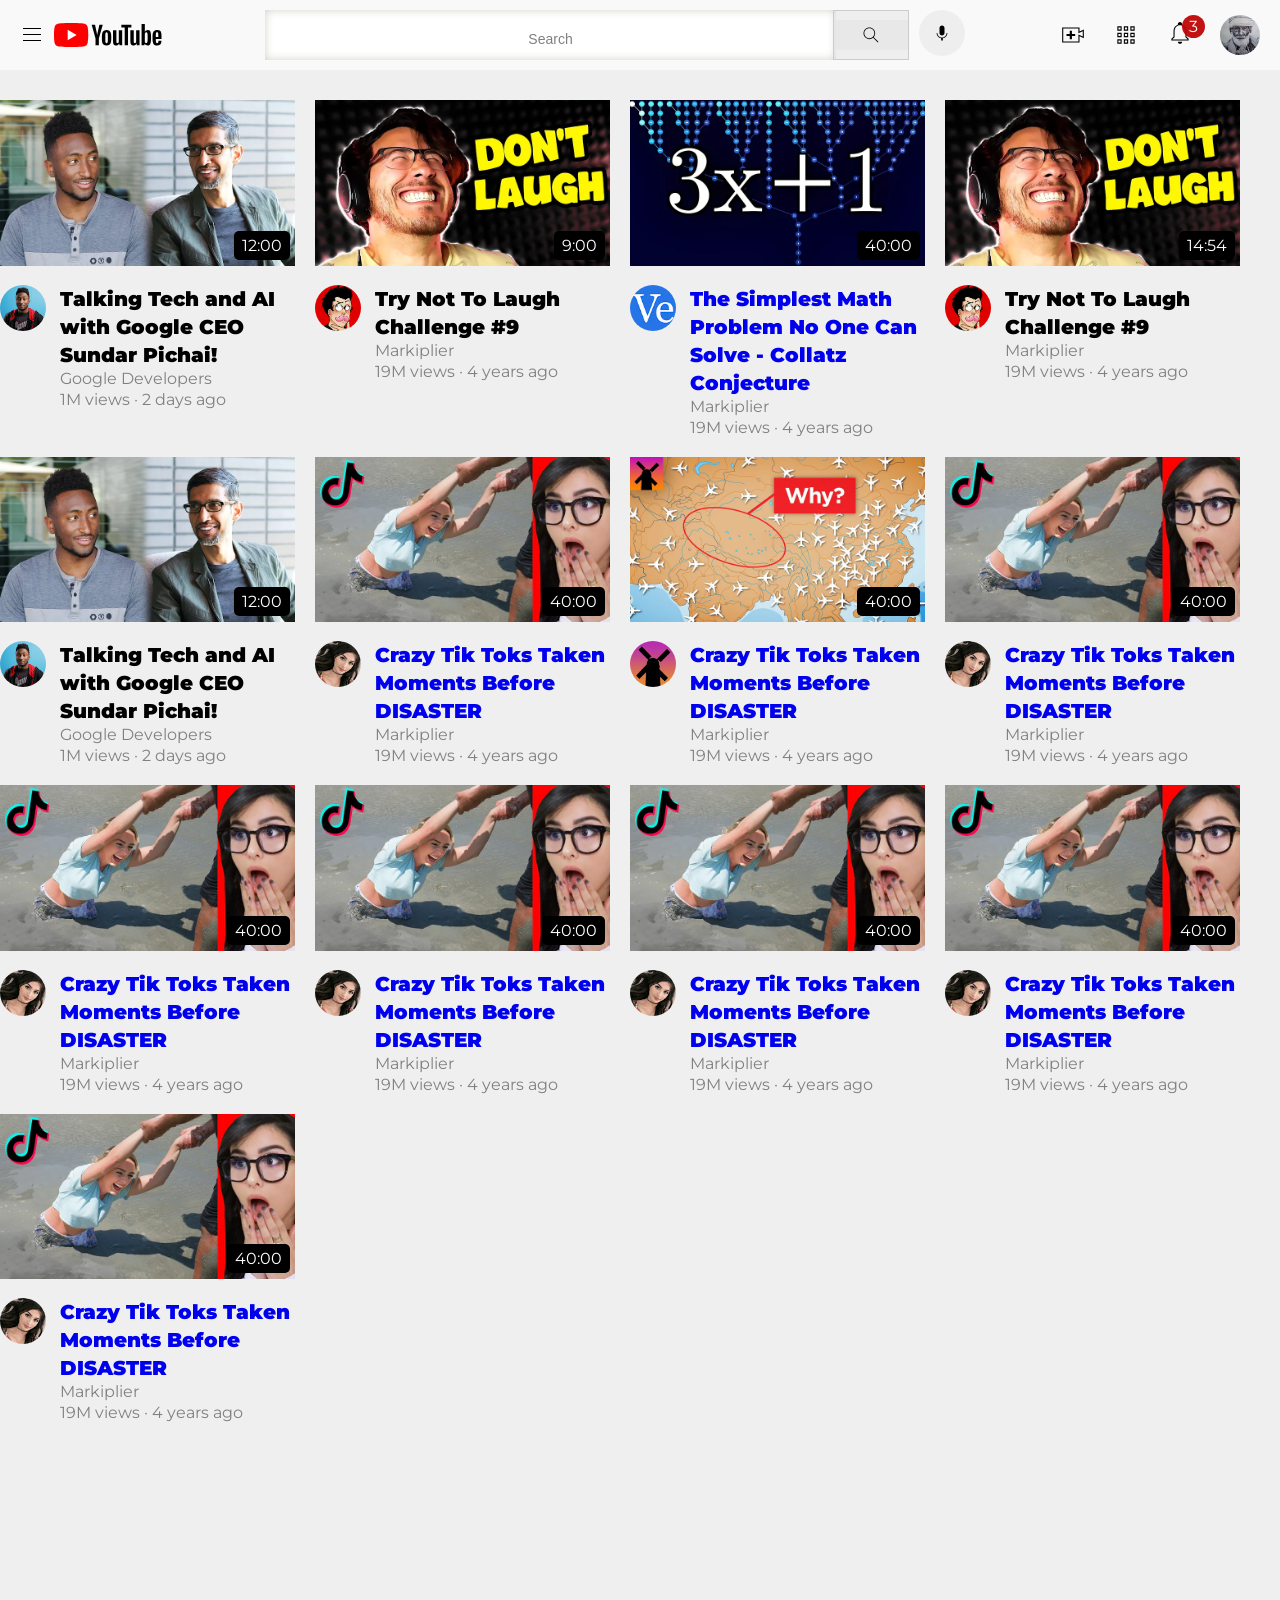
<file: index.html>
<!DOCTYPE html>
<html lang="am">
<head>
    <meta charset="UTF-8">
    <meta name="viewport" content="width= , initial-scale=1.0">
    <link rel="preconnect" href="https://fonts.googleapis.com">
<link rel="preconnect" href="https://fonts.gstatic.com" crossorigin>
<link href="https://fonts.googleapis.com/css2?family=Cinzel:wght@400..900&family=Montserrat:ital,wght@0,100..900;1,100..900&family=Roboto:ital,wght@0,100..900;1,100..900&family=Shadows+Into+Light&display=swap" rel="stylesheet">
    <title>youtube</title>
    <style>
        body{
            margin: 0;
            padding: 0;
            font-family: "Shadows Into Light", cursive;
            font-family: 'Roboto';
            font-family: "Cinzel", serif;
            font-family: "Montserrat", sans-serif;
            
             /* font-weight: 400; */
             font-style: normal;
            background-color: rgb(239, 239, 239);
            /* margin-top: 70px; */
            padding-top: 100px;
            margin-left: 0px;
            height: 1000vh;
            padding-right: 40px;
            
        }
        body.sidebar-open{
            margin-left: 150px;
        }
        p{
            margin-top: 0px;
            margin-bottom: 0px;
            /* font-family: 'Times New Roman', Times, serif; */
        }



        .thumbnail{
            width: 100%;
            /* height: 200px; */
            object-fit: cover;
            object-position: center;
            /* border-radius: 10px; */
            /* box-shadow: 5px 5px 15px grey; */
            /* display: block; */
            cursor: pointer;
        }
        /* #search-bar{
            padding: 10px;
            width: 500px;
            border: none;
            border-radius: 50px;
            outline: none;
            transition: all 0.5s;
            box-shadow: 0 0 10px rgb(209, 209, 202);
            margin-top: 20px;
            margin-left: 20px;
            display: block;
        } */
        #search-bar:focus{
            border-color: green;
            box-shadow: inset 0 0 10px lightgreen;
        }
        .video-title{
            font-size: 20px;
            font-weight: 900;
            line-height: 28px;
            cursor: pointer;


            
        }
        .video-author{
            color: gray;
            /* margin-top: 8px; */
        }
        .video-status{
            color: gray;
            margin-top: 2px;
        }
        .video-preview{     
        }
        .channel-picture{
           


        }
        .profile-Picture{
            width: 46px;
            border-radius: 30px;
            cursor: pointer;
        }
        .video-info{
            color: black;
           
            
        }

        .thumbnail-row{
            margin-bottom: 15px;
            position: relative;
        }

        a{
            text-decoration: none;
        }
        .video-info-grid{
            display: grid;
            grid-template-columns: 50px auto;
            column-gap: 10px;
            /* background-color: bisque; */
        }
        
        .video-grid{
            display: grid;
            grid-template-columns: 1fr 1fr 1fr;
            gap: 20px;
        }
       @media (max-width:750px)
       {
        .video-grid{
          display: grid;
            grid-template-columns: 1fr 1fr;
        }

       }
  
        @media (min-width:751px) and (max-width:999px)
       {
        .video-grid{
          display: grid;
            grid-template-columns: 1fr 1fr 1fr;
        }

       }
       

        @media (min-width:1000px)
       {
        .video-grid{
          display: grid;
            grid-template-columns: 1fr 1fr 1fr 1fr;
        }

       }
        .header{
            /* border: 2px solid black; */
            display: flex;
            justify-content: space-between;
            flex-direction: row;
            height: 70px;
            /* margin-bottom: 60px; */
             position: fixed;  
            background-color: #f9f9f9;
            top: 0;
            left: 0;
            right: 0;
            border-bottom-width: 3px;
            border-bottom-style: solid;
            border-bottom-color: rgb(240, 240, 240);
            z-index: 100;
        }
        .right-side, .left-side, .center-side{
            padding: 10px 20px;
           
        }
        .center-side{
            display: flex;
            flex: 1;
            max-width: 700px;   
           
        }

        

        .left-side{
            width: 150px;
            display: flex;
            align-items: center;
        }
      .left-side  img{
            height: 24px;
            margin-right: 10px;
            cursor: pointer;
        
 
        }
        .center-side input{
            flex: 1;
            padding: 5px 10px;
            border: none;
            font-size: 25px;
            height: 40px;
            width: 0px;
            
            outline: none;
            transition: all 0.5s;
            box-shadow:inset 0 0 10px rgb(209, 209, 202);
        }
        .center-side input::placeholder{
            font-size: 14px;
            color: gray;
            text-align: center;

        }
        
        .center-side button {
            height: 30px; 
            padding: 2px 5px;
            width: 74px;
            border: none;
            background-color: rgba(229, 229, 229, 0.523);
             display: flex;
            align-items: center;
            justify-content: center;
            cursor: pointer; 
        }

       .center-side .voice-search-icon{
            height: 44px;
            padding: 1px 1px; 
            /* padding-right: 12px;  */
            width: 44px;
            border: none;
            margin-left: 10px;
            background-color:rgba(229, 229, 229, 0.523);
            border-radius: 44px;
            display: flex;
            align-items: center;
            justify-content: center;
            cursor: pointer;
            /* border-radius: 10px; */

        }

        .center-side img{
            height: 20px;
            opacity: 1;
            /* margin-left: 10px; */

        }    
        .right-side{
            width: 200px;
            display: flex;
            justify-content: space-between;
            align-items: center;
            flex-shrink: 0;
        }
        .center-side :nth-child(2){
            border: 1px solid rgb(204, 204, 204);
           background-color:   rgba(229, 229, 229, 0.523);
            cursor: pointer;
            margin-left: -3px;
        
        } 
        .right-side img{
            width: 26px;
            cursor: pointer;

        }
        .right-side .profile-pic-icon{
            width: 40px;
            border-radius: 20px;
        }
        /* #side-bar-style */
        .sidebar{
            position: fixed;
            left: 0;
            top: 70px;
              bottom: 0;
            width: 120px;
            /* background-color: rgb(240, 240, 240); */
            z-index: 100;
            font-weight: 400;
            display: none;
         }
         .sidebar.show{
            display: block;
         }
         .video-time{
            position: absolute;
            background-color: black;
            color: white;
            right: 0;
            bottom: 10px;
            right: 5px;
            padding: 5px 8px;
            border-radius: 5px;


         }
         .notification-container{
            position: relative;
         }
         .notification-count{
            position: absolute;
            background-color: rgba(190, 2, 2, 0.934);
            color: #f9f9f9;
            border-radius: 30px;
            top: -5px;
            right: -12px;
            padding: 2px 7px;

         }
         .side-bar-link{
            /* font-family: 'Times New Roman', Times, serif; */
            font-size: 12px;
            height: 110px;
            display: flex;
            flex-direction: column;
            justify-content: center;
            align-items: center;


         }
         .side-bar-link p{
            white-space: nowrap;
         }
         .side-bar-link:hover{
            cursor: pointer;
            
            background-color: rgba(206, 206, 206, 0.381);



         }
         .side-bar-link img{
            width: 30px;
         }

         .search-icon,
         .voice-search-icon,
         .Create-icon{
            position: relative;
            display: flex;
            justify-content: center;
            align-items: center;
            
         }
      .search-icon .tool-tip, 
      .voice-search-icon .tool-tip,
      .Create-icon .tool-tip{
            position: absolute;
            padding: 5px 13px;
            color: rgb(21, 19, 19);
            font-size: 20px;
            background-color: rgba(221, 221, 221, 0.904);
            top: 50px;
            opacity: 0;
            transition: opacity 1s;
            border: none;
            white-space: nowrap;
            pointer-events: none;
         }
         .search-icon:hover .tool-tip,
         .voice-search-icon:hover .tool-tip,
         .Create-icon:hover .tool-tip{
            opacity: 1;
         }
    </style>
</head>
<body>
    <div class="header">
        <div class="left-side">
            <img id="hamburger-menu" src="images/download.svg" alt="">
            <img src="images/youtube-logo.svg" alt="">

        </div>
         <div class="center-side">
            <input type="text" name="" id="search-bar" placeholder="Search">
            
            <div class="search-icon">
                 <button >
                <img src="images/search.svg" alt="">

            </button>
            <div class="tool-tip">search</div>
            </div>

            <div class="voice-search-icon">
                
                <img src="images/voice-search-icon.svg" alt="">
          
            <div class="tool-tip">search with your voice</div>
            </div>
            
        </div>
        <div class="right-side">
             <div class="Create-icon">
                <img src="images/upload.svg" alt="">
          
            <div class="tool-tip">Create</div>
            </div>
             <div class="Create-icon">
                 <img src="images/youtube-apps.svg" alt="">
          
            <div class="tool-tip">YouTube Apps</div>
            </div>

             <div class="Create-icon">
                  <div class="notification-container">
                <img src="images/notifications.svg" alt="">
            <div class="notification-count">3</div>

            </div>
          
            <div class="tool-tip">notifications</div>
            </div>
            
           
            <div class="Create-icon">
          <img class="profile-pic-icon" src="images/profile-pic.jpg" alt="">

          
            <div class="tool-tip">kaleab</div>
            </div>
            

        </div>


    </div>
    <div class="sidebar">
       <div class="side-bar-link">
        <div class="sibar-icon">
            <img src="images/home.svg" alt="">
        </div>
        <div>home</div>

       </div>
       <div class="side-bar-link">

         <div class="sibar-icon">
            <img src="images/explore.svg" alt="">
        </div>
        <div>Explore</div>
       </div>
       <div class="side-bar-link">
         <div class="sibar-icon">
            <img src="images/subscriptions.svg" alt="">
        </div>
        <div>subscriptions</div>
       </div>
       <div class="side-bar-link">
         <div class="sibar-icon">
            <img src="images/originals.svg" alt="">
        </div>
        <div>originals</div>

       </div>
       <div class="side-bar-link">
         <div class="sibar-icon">
            <img src="images/youtube-music.svg" alt="">
        </div>
        <div>youtube music</div>
       </div>
       <div class="side-bar-link">
         <div class="sibar-icon">
            <img src="images/download-2.svg" alt="">
        </div>
        <div>Library</div>
       </div>

    </div>
    
    <div class="video-grid">
       
        <div class="video-preview">
            <div class="thumbnail-row">
              <a href="https://www.youtube.com/watch?v=n2RNcPRtAiY">
                  <img src="./images/image.png" alt="" class="thumbnail">
              </a>
                <div class="video-time">12:00</div>
            </div>
            <div class="video-info-grid" >
                <div class="channel-picture">
                    <a href="https://www.youtube.com/c/mkbhd">
                        <img class="profile-Picture" src="images/channel-1.jpg" alt="">
                    </a>
                    
                </div>
               <div class="video-info">
        
                   <p class="video-title">
                       Talking Tech and AI with Google CEO Sundar Pichai!
                   </p>
                   <p class="video-author">
                       Google Developers
        
                   </p>
                   <p class="video-status">
                       1M views &#183; 2 days ago
        
                   </p>
               </div>
            </div>
        </div>
        
        <div class="video-preview">
            <div class="thumbnail-row">
                <a href="https://www.youtube.com/watch?v=mP0RAo9SKZk">
                <img class="thumbnail" src="images/thumbnail-2.webp">
              </a>
                <div class="video-time">9:00</div>

            </div>
            <div class="video-info-grid" >
                <div class="channel-picture">
                    
                    <a href="https://www.youtube.com/c/markiplier">
                  <img class="profile-Picture" src="images/channel-2.jpg">
                </a>
                </div>
               <div class="video-info">
        
                   <p class="video-title">
                      Try Not To Laugh Challenge #9
                   </p>
                   <p class="video-author">
                     Markiplier
                   </p>
                   <p class="video-status">
                       19M views &#183; 4 years ago
        
                   </p>
               </div>
            </div>
        </div>

         <div class="video-preview">
            <div class="thumbnail-row">
                <a href="https://www.youtube.com/watch?v=094y1Z2wpJg">
                <img class="thumbnail" src="images/thumbnail-4.webp">
              </a>
                <div class="video-time">40:00</div>

            </div>
            <div class="video-info-grid" >
                <div class="channel-picture">
                    <a href="https://www.youtube.com/user/SSSniperWolf">
                  <img  class="profile-Picture" src="images/channel-4.jpeg">
                </a>
                </div>
               <div class="video-info">
        
                 <p class="video-title">
                  <a class="video-link" href="https://www.youtube.com/watch">
                    The Simplest Math Problem No One Can Solve - Collatz Conjecture
                  </a>
                </p>
                   <p class="video-author">
                     Markiplier
                   </p>
                   <p class="video-status">
                       19M views &#183; 4 years ago
        
                   </p>
               </div>
            </div>
        </div>
        
         <div class="video-preview">
            <div class="thumbnail-row">
                <img src="./images/thumbnail-2.webp" alt="" class="thumbnail">
                <div class="video-time">14:54</div>

            </div>
            <div class="video-info-grid" >
                <div class="channel-picture">
                    <img class="profile-Picture" src="images/channel-2.jpg" alt="">
                </div>
               <div class="video-info">
        
                   <p class="video-title">
                      Try Not To Laugh Challenge #9
                   </p>
                   <p class="video-author">
                     Markiplier
                   </p>
                   <p class="video-status">
                       19M views &#183; 4 years ago
        
                   </p>
               </div>
            </div>
        </div>

         <div class="video-preview">
            <div class="thumbnail-row">
              <a href="https://www.youtube.com/watch?v=n2RNcPRtAiY">
                  <img src="./images/image.png" alt="" class="thumbnail">
              </a>
                <div class="video-time">12:00</div>
            </div>
            <div class="video-info-grid" >
                <div class="channel-picture">
                    <a href="https://www.youtube.com/c/mkbhd">
                        <img class="profile-Picture" src="images/channel-1.jpg" alt="">
                    </a>
                    
                </div>
               <div class="video-info">
        
                   <p class="video-title">
                       Talking Tech and AI with Google CEO Sundar Pichai!
                   </p>
                   <p class="video-author">
                       Google Developers
        
                   </p>
                   <p class="video-status">
                       1M views &#183; 2 days ago
        
                   </p>
               </div>
            </div>
        </div>  

          <div class="video-preview">
            <div class="thumbnail-row">
                <a href="https://www.youtube.com/watch?v=FgjPQQeTh1w">
                <img class="thumbnail" src="images/thumbnail-3.webp">
              </a>
                <div class="video-time">40:00</div>

            </div>
            <div class="video-info-grid" >
                <div class="channel-picture">
                    <a href="https://www.youtube.com/user/SSSniperWolf">
                  <img  class="profile-Picture" src="images/channel-3.jpg">
                </a>
                </div>
               <div class="video-info">
        
                 <p class="video-title">
                  <a class="video-link" href="https://www.youtube.com/watch?v=FgjPQQeTh1w">
                    Crazy Tik Toks Taken Moments Before DISASTER
                  </a>
                </p>
                   <p class="video-author">
                     Markiplier
                   </p>
                   <p class="video-status">
                       19M views &#183; 4 years ago
        
                   </p>
               </div>
            </div>
        </div>
        <div class="video-preview">
            <div class="thumbnail-row">
                <a href="https://www.youtube.com/watch?v=fNVa1qMbF9Y">
                <img class="thumbnail" src="images/thumbnail-7.webp">
              </a>
                <div class="video-time">40:00</div>

            </div>
            <div class="video-info-grid" >
                <div class="channel-picture">
                    <a href="https://www.youtube.com/channel/UCP5tjEmvPItGyLhmjdwP7Ww">
                  <img  class="profile-Picture" src="images/channel-7.jpeg">
                </a>
                </div>
               <div class="video-info">
        
                 <p class="video-title">
                  <a class="video-link" href="https://www.youtube.com/watch?v=FgjPQQeTh1w">
                    Crazy Tik Toks Taken Moments Before DISASTER
                  </a>
                </p>
                   <p class="video-author">
                     Markiplier
                   </p>
                   <p class="video-status">
                       19M views &#183; 4 years ago
        
                   </p>
               </div>
            </div>
        </div>
        <div class="video-preview">
            <div class="thumbnail-row">
                <a href="https://www.youtube.com/watch?v=FgjPQQeTh1w">
                <img class="thumbnail" src="images/thumbnail-3.webp">
              </a>
                <div class="video-time">40:00</div>

            </div>
            <div class="video-info-grid" >
                <div class="channel-picture">
                    <a href="https://www.youtube.com/user/SSSniperWolf">
                  <img  class="profile-Picture" src="images/channel-3.jpg">
                </a>
                </div>
               <div class="video-info">
        
                 <p class="video-title">
                  <a class="video-link" href="https://www.youtube.com/watch?v=FgjPQQeTh1w">
                    Crazy Tik Toks Taken Moments Before DISASTER
                  </a>
                </p>
                   <p class="video-author">
                     Markiplier
                   </p>
                   <p class="video-status">
                       19M views &#183; 4 years ago
        
                   </p>
               </div>
            </div>
        </div>
        <div class="video-preview">
            <div class="thumbnail-row">
                <a href="https://www.youtube.com/watch?v=FgjPQQeTh1w">
                <img class="thumbnail" src="images/thumbnail-3.webp">
              </a>
                <div class="video-time">40:00</div>

            </div>
            <div class="video-info-grid" >
                <div class="channel-picture">
                    <a href="https://www.youtube.com/user/SSSniperWolf">
                  <img  class="profile-Picture" src="images/channel-3.jpg">
                </a>
                </div>
               <div class="video-info">
        
                 <p class="video-title">
                  <a class="video-link" href="https://www.youtube.com/watch?v=FgjPQQeTh1w">
                    Crazy Tik Toks Taken Moments Before DISASTER
                  </a>
                </p>
                   <p class="video-author">
                     Markiplier
                   </p>
                   <p class="video-status">
                       19M views &#183; 4 years ago
        
                   </p>
               </div>
            </div>
        </div>
        <div class="video-preview">
            <div class="thumbnail-row">
                <a href="https://www.youtube.com/watch?v=FgjPQQeTh1w">
                <img class="thumbnail" src="images/thumbnail-3.webp">
              </a>
                <div class="video-time">40:00</div>

            </div>
            <div class="video-info-grid" >
                <div class="channel-picture">
                    <a href="https://www.youtube.com/user/SSSniperWolf">
                  <img  class="profile-Picture" src="images/channel-3.jpg">
                </a>
                </div>
               <div class="video-info">
        
                 <p class="video-title">
                  <a class="video-link" href="https://www.youtube.com/watch?v=FgjPQQeTh1w">
                    Crazy Tik Toks Taken Moments Before DISASTER
                  </a>
                </p>
                   <p class="video-author">
                     Markiplier
                   </p>
                   <p class="video-status">
                       19M views &#183; 4 years ago
        
                   </p>
               </div>
            </div>
        </div>
        <div class="video-preview">
            <div class="thumbnail-row">
                <a href="https://www.youtube.com/watch?v=FgjPQQeTh1w">
                <img class="thumbnail" src="images/thumbnail-3.webp">
              </a>
                <div class="video-time">40:00</div>

            </div>
            <div class="video-info-grid" >
                <div class="channel-picture">
                    <a href="https://www.youtube.com/user/SSSniperWolf">
                  <img  class="profile-Picture" src="images/channel-3.jpg">
                </a>
                </div>
               <div class="video-info">
        
                 <p class="video-title">
                  <a class="video-link" href="https://www.youtube.com/watch?v=FgjPQQeTh1w">
                    Crazy Tik Toks Taken Moments Before DISASTER
                  </a>
                </p>
                   <p class="video-author">
                     Markiplier
                   </p>
                   <p class="video-status">
                       19M views &#183; 4 years ago
        
                   </p>
               </div>
            </div>
        </div>
        <div class="video-preview">
            <div class="thumbnail-row">
                <a href="https://www.youtube.com/watch?v=FgjPQQeTh1w">
                <img class="thumbnail" src="images/thumbnail-3.webp">
              </a>
                <div class="video-time">40:00</div>

            </div>
            <div class="video-info-grid" >
                <div class="channel-picture">
                    <a href="https://www.youtube.com/user/SSSniperWolf">
                  <img  class="profile-Picture" src="images/channel-3.jpg">
                </a>
                </div>
               <div class="video-info">
        
                 <p class="video-title">
                  <a class="video-link" href="https://www.youtube.com/watch?v=FgjPQQeTh1w">
                    Crazy Tik Toks Taken Moments Before DISASTER
                  </a>
                </p>
                   <p class="video-author">
                     Markiplier
                   </p>
                   <p class="video-status">
                       19M views &#183; 4 years ago
        
                   </p>
               </div>
            </div>
        </div>
        <div class="video-preview">
            <div class="thumbnail-row">
                <a href="https://www.youtube.com/watch?v=FgjPQQeTh1w">
                <img class="thumbnail" src="images/thumbnail-3.webp">
              </a>
                <div class="video-time">40:00</div>

            </div>
            <div class="video-info-grid" >
                <div class="channel-picture">
                    <a href="https://www.youtube.com/user/SSSniperWolf">
                  <img  class="profile-Picture" src="images/channel-3.jpg">
                </a>
                </div>
               <div class="video-info">
        
                 <p class="video-title">
                  <a class="video-link" href="https://www.youtube.com/watch?v=FgjPQQeTh1w">
                    Crazy Tik Toks Taken Moments Before DISASTER
                  </a>
                </p>
                   <p class="video-author">
                     Markiplier
                   </p>
                   <p class="video-status">
                       19M views &#183; 4 years ago
        
                   </p>
               </div>
            </div>
        </div>
    </div>
    
</body>
<script>
    const hamburgerMenu = document.getElementById('hamburger-menu');
    const sidebar = document.querySelector('.sidebar');
    const body = document.body;

    hamburgerMenu.addEventListener('click', () => {
        sidebar.classList.toggle('show');
        body.classList.toggle('sidebar-open');
    });
</script>
</html>
</file>
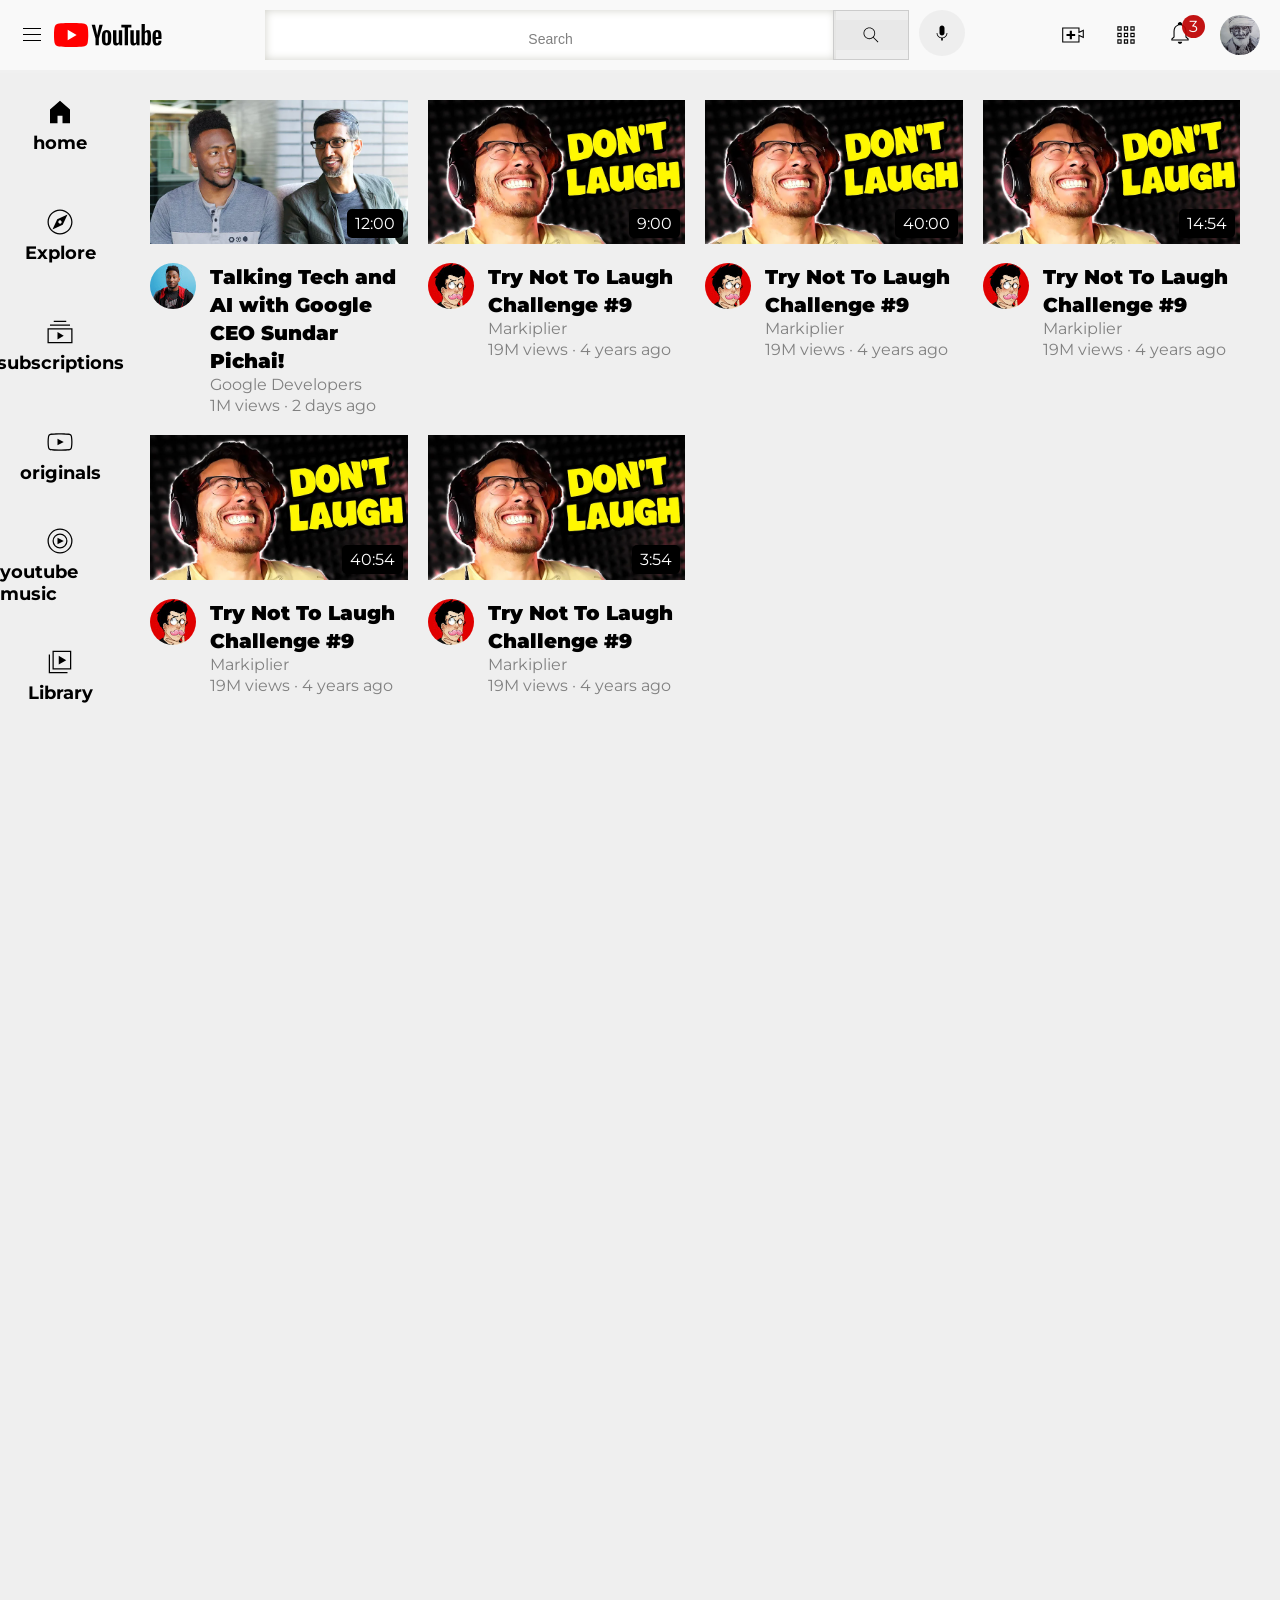
<file: v1.html>
<!DOCTYPE html>
<html lang="am">
<head>
    <meta charset="UTF-8">
    <meta name="viewport" content="width= , initial-scale=1.0">
    <link rel="preconnect" href="https://fonts.googleapis.com">
<link rel="preconnect" href="https://fonts.gstatic.com" crossorigin>
<link href="https://fonts.googleapis.com/css2?family=Cinzel:wght@400..900&family=Montserrat:ital,wght@0,100..900;1,100..900&family=Roboto:ital,wght@0,100..900;1,100..900&family=Shadows+Into+Light&display=swap" rel="stylesheet">
    <title>youtube</title>
    <style>
        body{
            margin: 0;
            padding: 0;
            font-family: "Shadows Into Light", cursive;
            font-family: 'Roboto';
            font-family: "Cinzel", serif;
            font-family: "Montserrat", sans-serif;
            
             font-weight: 400;
             font-style: normal;
            background-color: rgb(239, 239, 239);
            /* margin-top: 70px; */
            padding-top: 100px;
            margin-left: 150px;
            height: 1000vh;
            padding-right: 40px;
            
        }
        p{
            margin-top: 0px;
            margin-bottom: 0px;
            /* font-family: 'Times New Roman', Times, serif; */
        }



        .thumbnail{
            width: 100%;
            /* height: 200px; */
            object-fit: cover;
            object-position: center;
            /* border-radius: 10px; */
            /* box-shadow: 5px 5px 15px grey; */
            /* display: block; */
            cursor: pointer;
        }
        /* #search-bar{
            padding: 10px;
            width: 500px;
            border: none;
            border-radius: 50px;
            outline: none;
            transition: all 0.5s;
            box-shadow: 0 0 10px rgb(209, 209, 202);
            margin-top: 20px;
            margin-left: 20px;
            display: block;
        } */
        #search-bar:focus{
            border-color: green;
            box-shadow: inset 0 0 10px lightgreen;
        }
        .video-title{
            font-size: 20px;
            font-weight: 900;
            line-height: 28px;
            cursor: pointer;


            
        }
        .video-author{
            color: gray;
            /* margin-top: 8px; */
        }
        .video-status{
            color: gray;
            margin-top: 2px;
        }
        .video-preview{     
        }
        .channel-picture{
           


        }
        .profile-Picture{
            width: 46px;
            border-radius: 30px;
            cursor: pointer;
        }
        .video-info{
           
            
        }
        .thumbnail-row{
            margin-bottom: 15px;
            position: relative;
        }
        a{
            text-decoration: none;
        }
        .video-info-grid{
            display: grid;
            grid-template-columns: 50px auto;
            column-gap: 10px;
            /* background-color: bisque; */
        }
        
        .video-grid{
            display: grid;
            grid-template-columns: 1fr 1fr 1fr;
            gap: 20px;
        }
       @media (max-width:750px)
       {
        .video-grid{
          display: grid;
            grid-template-columns: 1fr 1fr;
        }

       }
  
        @media (min-width:751px) and (max-width:999px)
       {
        .video-grid{
          display: grid;
            grid-template-columns: 1fr 1fr 1fr;
        }

       }
       

        @media (min-width:1000px)
       {
        .video-grid{
          display: grid;
            grid-template-columns: 1fr 1fr 1fr 1fr;
        }

       }
        .header{
            /* border: 2px solid black; */
            display: flex;
            justify-content: space-between;
            flex-direction: row;
            height: 70px;
            /* margin-bottom: 60px; */
             position: fixed;  
            background-color: #f9f9f9;
            top: 0;
            left: 0;
            right: 0;
            border-bottom-width: 3px;
            border-bottom-style: solid;
            border-bottom-color: rgb(240, 240, 240);
            z-index: 100;
        }
        .right-side, .left-side, .center-side{
            padding: 10px 20px;
           
        }
        .center-side{
            display: flex;
            flex: 1;
            max-width: 700px;   
           
        }

        

        .left-side{
            width: 150px;
            display: flex;
            align-items: center;
        }

        .right-side{
            width: 200px;
            display: flex;
            justify-content: space-between;
            align-items: center;
            flex-shrink: 0;
        }
      .left-side  img{
            height: 24px;
            margin-right: 10px;
        
 
        }
        .center-side input{
            flex: 1;
            padding: 5px 10px;
            border: none;
            font-size: 25px;
            height: 40px;
            width: 0px;
            
            outline: none;
            transition: all 0.5s;
            box-shadow:inset 0 0 10px rgb(209, 209, 202);
        }
        .center-side input::placeholder{
            font-size: 14px;
            color: gray;
            text-align: center;

        }
        
        .center-side button {
            height: 30px; 
            padding: 2px 5px;
            width: 74px;
            border: none;
            background-color: rgba(229, 229, 229, 0.523);
             display: flex;
            align-items: center;
            justify-content: center;
            cursor: pointer; 
        }

       .center-side .voice-search-icon{
            height: 44px;
            padding: 1px 1px; 
            /* padding-right: 12px;  */
            width: 44px;
            border: none;
            margin-left: 10px;
            background-color:rgba(229, 229, 229, 0.523);
            border-radius: 44px;
            display: flex;
            align-items: center;
            justify-content: center;
            cursor: pointer;
            /* border-radius: 10px; */

        }

        .center-side img{
            height: 20px;
            opacity: 1;
            /* margin-left: 10px; */

        }    
        .center-side :nth-child(2){
            border: 1px solid rgb(204, 204, 204);
           background-color:   rgba(229, 229, 229, 0.523);
            cursor: pointer;
            margin-left: -3px;
        
        } 
        .right-side img{
            width: 26px;
            cursor: pointer;

        }
        .right-side .profile-pic-icon{
            width: 40px;
            border-radius: 20px;
        }
        /* #side-bar-style */
        .sidebar{
            position: fixed;
            left: 0;
            top: 70px;
              bottom: 0;
            width: 120px;
            /* background-color: rgb(240, 240, 240); */
            z-index: 100;
            font-weight: bold;
         }
         .video-time{
            position: absolute;
            background-color: black;
            color: white;
            right: 0;
            bottom: 10px;
            right: 5px;
            padding: 5px 8px;
            border-radius: 5px;


         }
         .notification-container{
            position: relative;
         }
         .notification-count{
            position: absolute;
            background-color: rgba(190, 2, 2, 0.934);
            color: #f9f9f9;
            border-radius: 30px;
            top: -5px;
            right: -12px;
            padding: 2px 7px;

         }
         .side-bar-link{
            /* font-family: 'Times New Roman', Times, serif; */
            font-size: 18px;
            height: 110px;
            display: flex;
           
            flex-direction: column;
            justify-content: center;
            align-items: center;


         }
         .side-bar-link:hover{
            cursor: pointer;
            
            background-color: rgba(206, 206, 206, 0.381);



         }
         .side-bar-link img{
            width: 30px;
         }

         .search-icon,
         .voice-search-icon,
         .Create-icon{
            position: relative;
            display: flex;
            justify-content: center;
            align-items: center;
            
         }
      .search-icon .tool-tip, 
      .voice-search-icon .tool-tip,
      .Create-icon .tool-tip{
            position: absolute;
            padding: 5px 13px;
            color: rgb(21, 19, 19);
            font-size: 20px;
            background-color: rgba(221, 221, 221, 0.904);
            top: 50px;
            opacity: 0;
            transition: opacity 1s;
            border: none;
            white-space: nowrap;
            pointer-events: none;
         }
         .search-icon:hover .tool-tip,
         .voice-search-icon:hover .tool-tip,
         .Create-icon:hover .tool-tip{
            opacity: 1;
         }
    </style>
</head>
<body>
    <div class="header">
        <div class="left-side">
            <img src="images/download.svg" alt="">
            <img src="images/youtube-logo.svg" alt="">

        </div>
         <div class="center-side">
            <input type="text" name="" id="search-bar" placeholder="Search">
            
            <div class="search-icon">
                 <button >
                <img src="images/search.svg" alt="">

            </button>
            <div class="tool-tip">search</div>
            </div>

            <div class="voice-search-icon">
                
                <img src="images/voice-search-icon.svg" alt="">
          
            <div class="tool-tip">search with your voice</div>
            </div>
            
        </div>
        <div class="right-side">
             <div class="Create-icon">
                <img src="images/upload.svg" alt="">
          
            <div class="tool-tip">Create</div>
            </div>
             <div class="Create-icon">
                 <img src="images/youtube-apps.svg" alt="">
          
            <div class="tool-tip">Create</div>
            </div>

             <div class="Create-icon">
                  <div class="notification-container">
                <img src="images/notifications.svg" alt="">
            <div class="notification-count">3</div>

            </div>
          
            <div class="tool-tip">notifications</div>
            </div>
            
           
            <div class="Create-icon">
          <img class="profile-pic-icon" src="images/profile-pic.jpg" alt="">

          
            <div class="tool-tip">kaleab</div>
            </div>
            

        </div>


    </div>
    <div class="sidebar">
       <div class="side-bar-link">
        <div class="sibar-icon">
            <img src="images/home.svg" alt="">
        </div>
        <div>home</div>

       </div>
       <div class="side-bar-link">

         <div class="sibar-icon">
            <img src="images/explore.svg" alt="">
        </div>
        <div>Explore</div>
       </div>
       <div class="side-bar-link">
         <div class="sibar-icon">
            <img src="images/subscriptions.svg" alt="">
        </div>
        <div>subscriptions</div>
       </div>
       <div class="side-bar-link">
         <div class="sibar-icon">
            <img src="images/originals.svg" alt="">
        </div>
        <div>originals</div>

       </div>
       <div class="side-bar-link">
         <div class="sibar-icon">
            <img src="images/youtube-music.svg" alt="">
        </div>
        <div>youtube music</div>
       </div>
       <div class="side-bar-link">
         <div class="sibar-icon">
            <img src="images/download-2.svg" alt="">
        </div>
        <div>Library</div>
       </div>

    </div>
    
    <div class="video-grid">
       
        <div class="video-preview">
            <div class="thumbnail-row">
                <img src="./images/image.png" alt="" class="thumbnail">
                <div class="video-time">12:00</div>
            </div>
            <div class="video-info-grid" >
                <div class="channel-picture">
                    <img class="profile-Picture" src="images/channel-1.jpg" alt="">
                </div>
               <div class="video-info">
        
                   <p class="video-title">
                       Talking Tech and AI with Google CEO Sundar Pichai!
                   </p>
                   <p class="video-author">
                       Google Developers
        
                   </p>
                   <p class="video-status">
                       1M views &#183; 2 days ago
        
                   </p>
               </div>
            </div>
        </div>
        <div class="video-preview">
            <div class="thumbnail-row">
                <img src="./images/thumbnail-2.webp" alt="" class="thumbnail">
                <div class="video-time">9:00</div>

            </div>
            <div class="video-info-grid" >
                <div class="channel-picture">
                    <img class="profile-Picture" src="images/channel-2.jpg" alt="">
                </div>
               <div class="video-info">
        
                   <p class="video-title">
                      Try Not To Laugh Challenge #9
                   </p>
                   <p class="video-author">
                     Markiplier
                   </p>
                   <p class="video-status">
                       19M views &#183; 4 years ago
        
                   </p>
               </div>
            </div>
        </div>
         <div class="video-preview">
            <div class="thumbnail-row">
                <img src="./images/thumbnail-2.webp" alt="" class="thumbnail">
                <div class="video-time">40:00</div>

            </div>
            <div class="video-info-grid" >
                <div class="channel-picture">
                    <img class="profile-Picture" src="images/channel-2.jpg" alt="">
                </div>
               <div class="video-info">
        
                   <p class="video-title">
                      Try Not To Laugh Challenge #9
                   </p>
                   <p class="video-author">
                     Markiplier
                   </p>
                   <p class="video-status">
                       19M views &#183; 4 years ago
        
                   </p>
               </div>
            </div>
        </div>
         <div class="video-preview">
            <div class="thumbnail-row">
                <img src="./images/thumbnail-2.webp" alt="" class="thumbnail">
                <div class="video-time">14:54</div>

            </div>
            <div class="video-info-grid" >
                <div class="channel-picture">
                    <img class="profile-Picture" src="images/channel-2.jpg" alt="">
                </div>
               <div class="video-info">
        
                   <p class="video-title">
                      Try Not To Laugh Challenge #9
                   </p>
                   <p class="video-author">
                     Markiplier
                   </p>
                   <p class="video-status">
                       19M views &#183; 4 years ago
        
                   </p>
               </div>
            </div>
        </div>
         <div class="video-preview">
            <div class="thumbnail-row">
                <img src="./images/thumbnail-2.webp" alt="" class="thumbnail">
                <div class="video-time">40:54</div>

            </div>
            <div class="video-info-grid" >
                <div class="channel-picture">
                    <img class="profile-Picture" src="images/channel-2.jpg" alt="">
                </div>
               <div class="video-info">
        
                   <p class="video-title">
                      Try Not To Laugh Challenge #9
                   </p>
                   <p class="video-author">
                     Markiplier
                   </p>
                   <p class="video-status">
                       19M views &#183; 4 years ago
        
                   </p>
               </div>
            </div>
        </div>
         <div class="video-preview">
            <div class="thumbnail-row">
                <img src="./images/thumbnail-2.webp" alt="" class="thumbnail">
                <div class="video-time">3:54</div>

            </div>
            <div class="video-info-grid" >
                <div class="channel-picture">
                    <img class="profile-Picture" src="images/channel-2.jpg" alt="">
                </div>
               <div class="video-info">
        
                   <p class="video-title">
                      Try Not To Laugh Challenge #9
                   </p>
                   <p class="video-author">
                     Markiplier
                   </p>
                   <p class="video-status">
                       19M views &#183; 4 years ago
        
                   </p>
               </div>
            </div>
        </div>
    </div>
    
</body>
</html>
</file>
